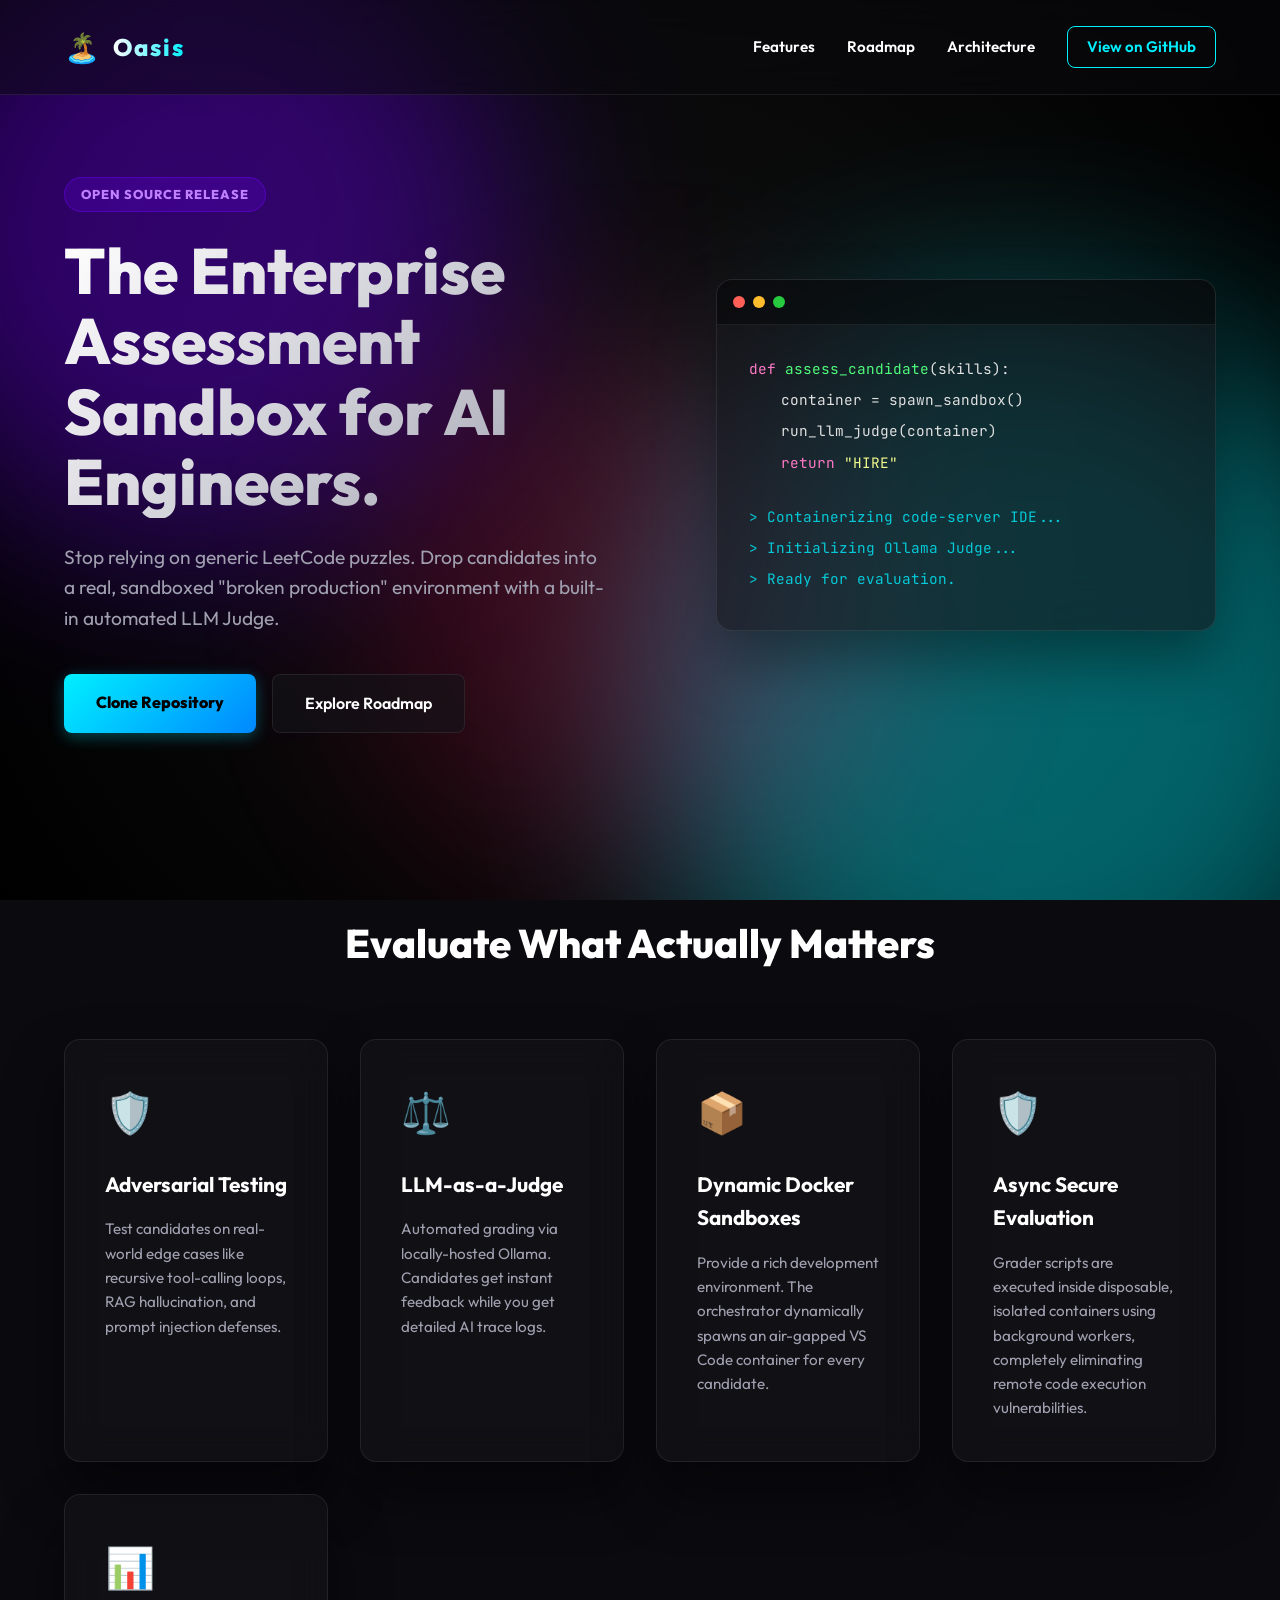
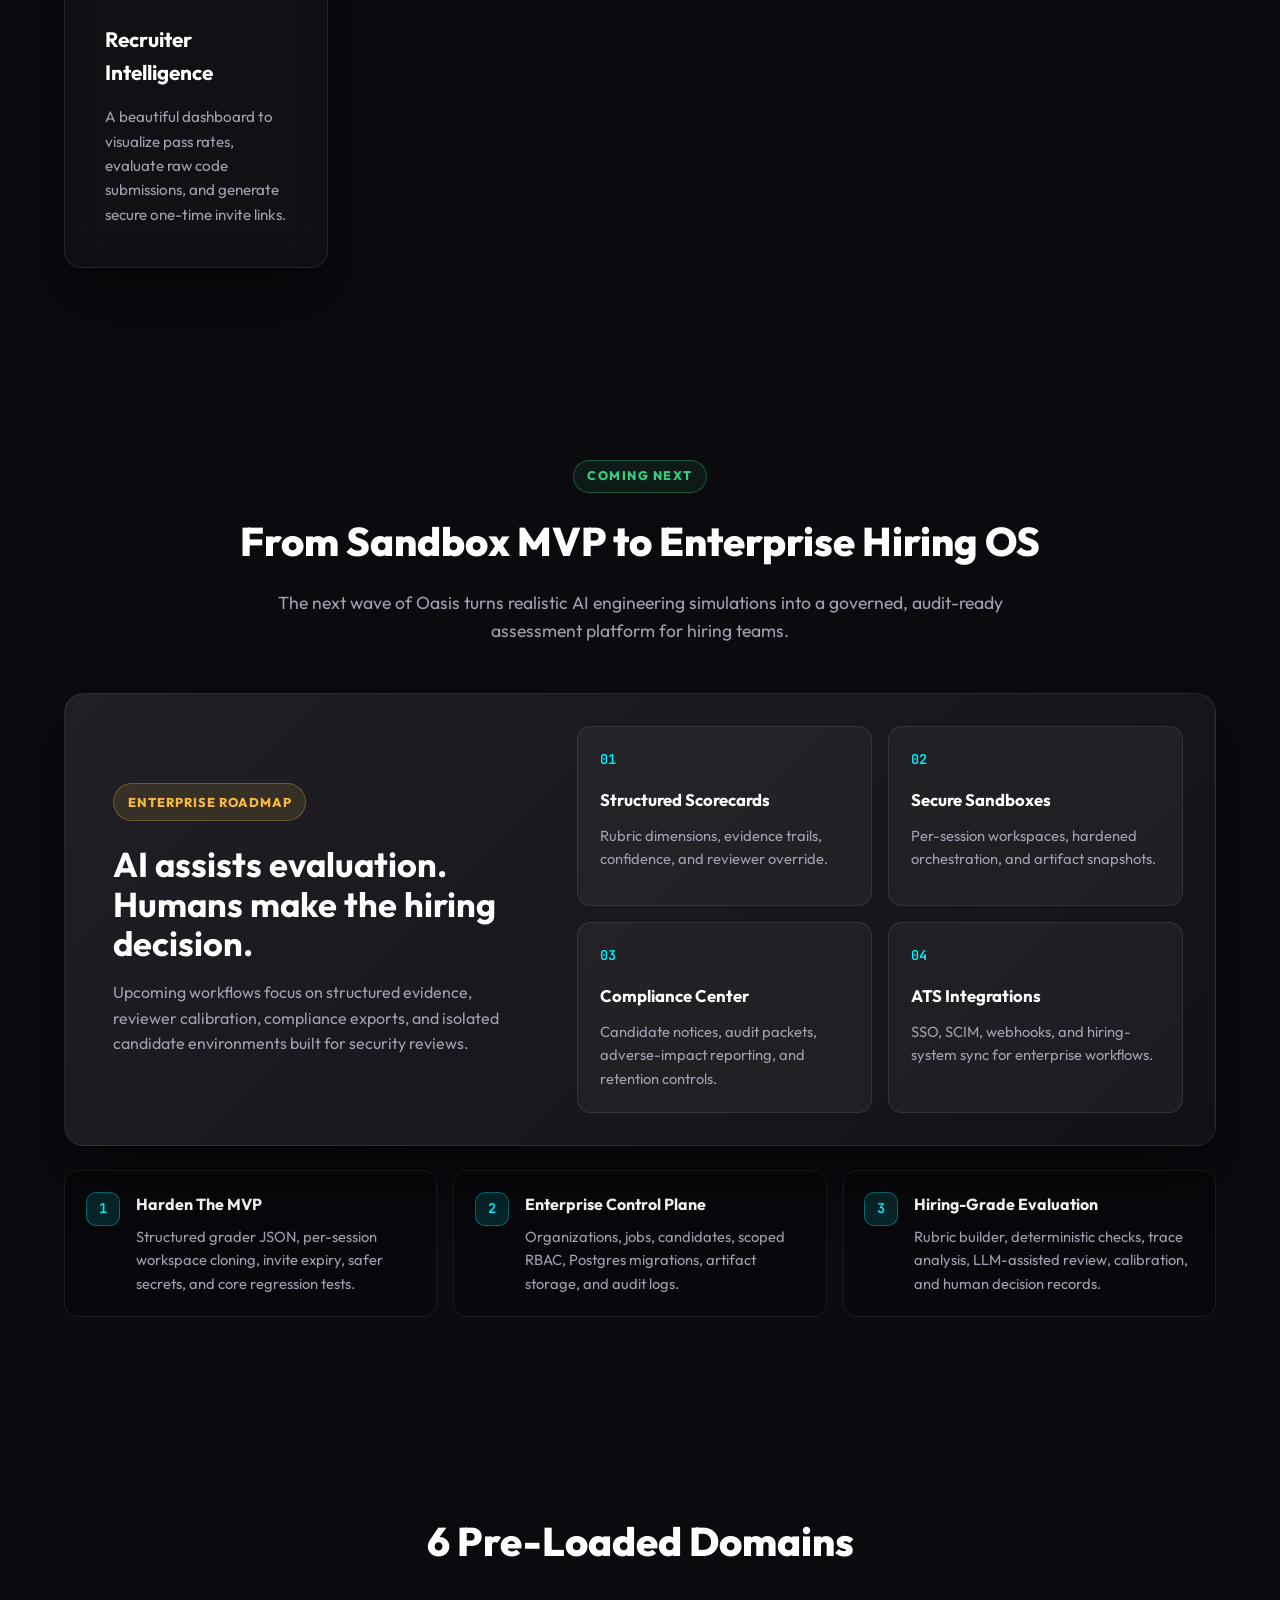
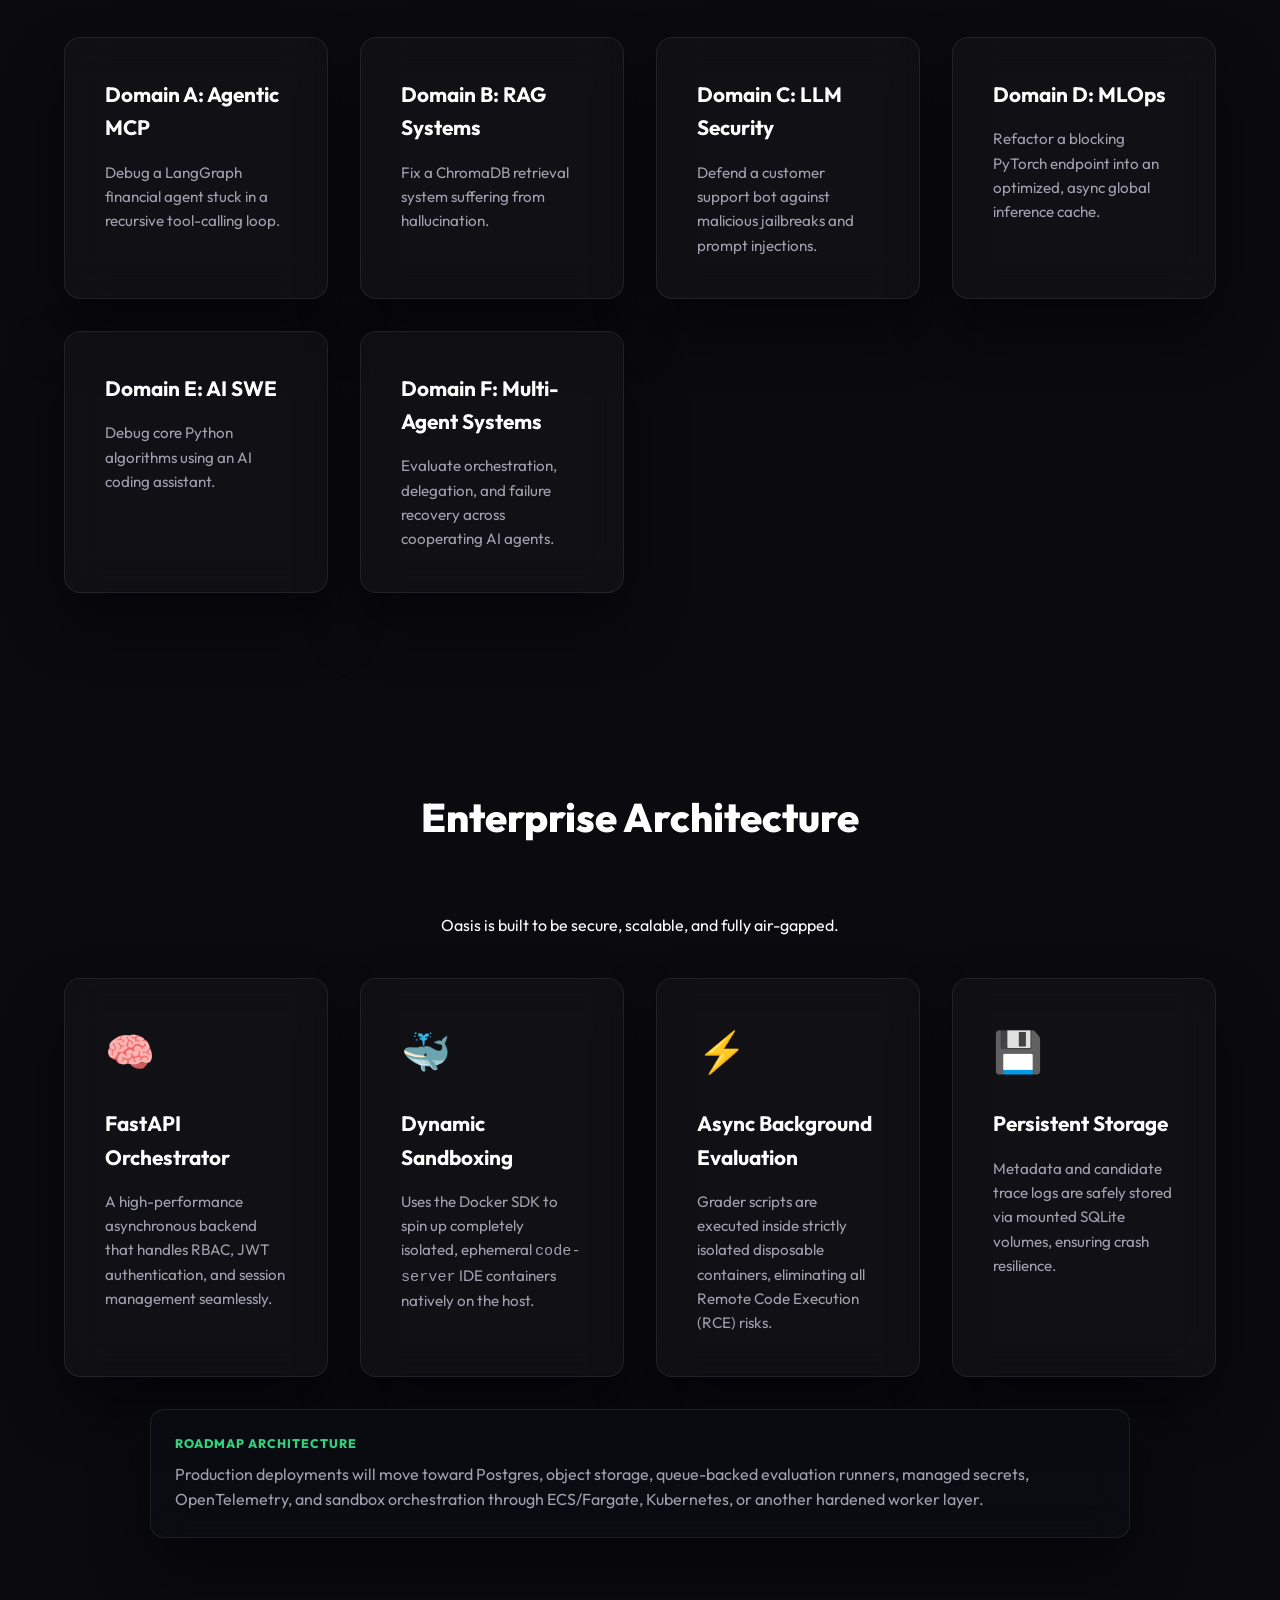
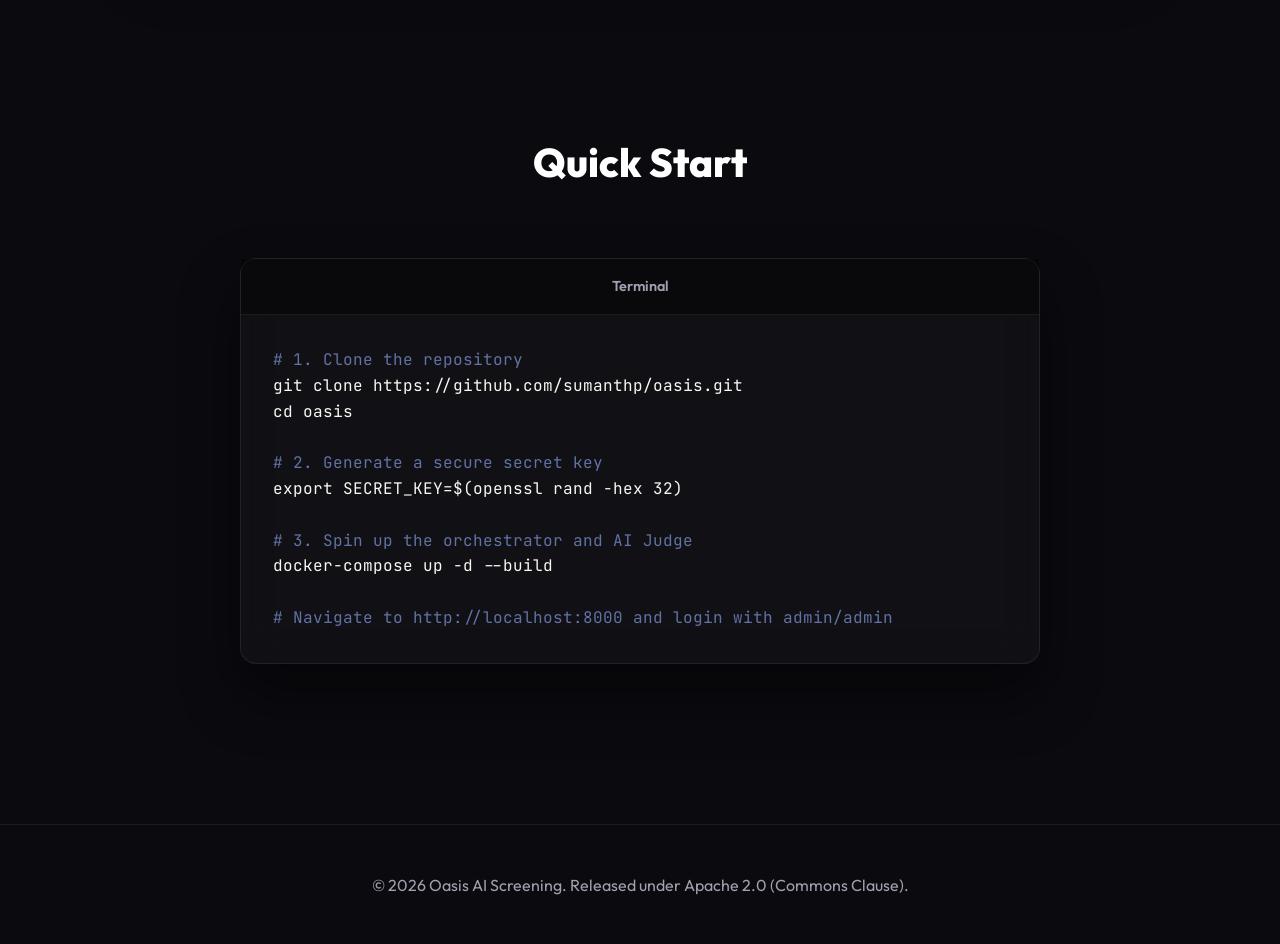
<file: docs/index.html>
<!DOCTYPE html>
<html lang="en">
<head>
    <meta charset="UTF-8">
    <meta name="viewport" content="width=device-width, initial-scale=1.0">
    <title>Oasis - AI Engineering Sandbox</title>
    <link rel="stylesheet" href="style.css">
    <link href="https://fonts.googleapis.com/css2?family=Outfit:wght@300;400;600;800&family=JetBrains+Mono:wght@400;600&display=swap" rel="stylesheet">
</head>
<body>
    <div class="background-mesh">
        <div class="blob blob-1"></div>
        <div class="blob blob-2"></div>
        <div class="blob blob-3"></div>
    </div>

    <nav class="glass-nav">
        <div class="logo">
            <span class="logo-icon">🏝️</span>
            <span class="logo-text">Oasis</span>
        </div>
        <div class="nav-links">
            <a href="#features">Features</a>
            <a href="#upcoming">Roadmap</a>
            <a href="#architecture">Architecture</a>
            <a href="https://github.com/sumanthp/oasis" target="_blank" class="btn-outline">View on GitHub</a>
        </div>
    </nav>

    <header class="hero">
        <div class="hero-content">
            <div class="hero-badge">OPEN SOURCE RELEASE</div>
            <h1 class="premium-text">The Enterprise Assessment Sandbox for AI Engineers.</h1>
            <p class="hero-subtitle">Stop relying on generic LeetCode puzzles. Drop candidates into a real, sandboxed "broken production" environment with a built-in automated LLM Judge.</p>
            <div class="hero-actions">
                <a href="https://github.com/sumanthp/oasis" class="btn-primary">Clone Repository</a>
                <a href="#upcoming" class="btn-secondary">Explore Roadmap</a>
            </div>
        </div>
        <div class="hero-visual">
            <div class="glass-card mockup-card">
                <div class="mockup-header">
                    <span class="dot red"></span>
                    <span class="dot yellow"></span>
                    <span class="dot green"></span>
                </div>
                <div class="mockup-body">
                    <div class="code-line"><span class="keyword">def</span> <span class="function">assess_candidate</span>(skills):</div>
                    <div class="code-line indented">container = spawn_sandbox()</div>
                    <div class="code-line indented">run_llm_judge(container)</div>
                    <div class="code-line indented"><span class="keyword">return</span> <span class="string">"HIRE"</span></div>
                    <br>
                    <div class="code-line terminal-text">> Containerizing code-server IDE...</div>
                    <div class="code-line terminal-text">> Initializing Ollama Judge...</div>
                    <div class="code-line terminal-text">> Ready for evaluation.</div>
                </div>
            </div>
        </div>
    </header>

    <section id="features" class="section">
        <h2 class="section-title">Evaluate What Actually Matters</h2>
        <div class="feature-grid">
            <div class="glass-card feature-card">
                <div class="feature-icon">🛡️</div>
                <h3>Adversarial Testing</h3>
                <p>Test candidates on real-world edge cases like recursive tool-calling loops, RAG hallucination, and prompt injection defenses.</p>
            </div>
            <div class="glass-card feature-card">
                <div class="feature-icon">⚖️</div>
                <h3>LLM-as-a-Judge</h3>
                <p>Automated grading via locally-hosted Ollama. Candidates get instant feedback while you get detailed AI trace logs.</p>
            </div>
            <div class="glass-card feature-card">
                <div class="feature-icon">📦</div>
                <h3>Dynamic Docker Sandboxes</h3>
                <p>Provide a rich development environment. The orchestrator dynamically spawns an air-gapped VS Code container for every candidate.</p>
            </div>
            <div class="glass-card feature-card">
                <div class="feature-icon">🛡️</div>
                <h3>Async Secure Evaluation</h3>
                <p>Grader scripts are executed inside disposable, isolated containers using background workers, completely eliminating remote code execution vulnerabilities.</p>
            </div>
            <div class="glass-card feature-card">
                <div class="feature-icon">📊</div>
                <h3>Recruiter Intelligence</h3>
                <p>A beautiful dashboard to visualize pass rates, evaluate raw code submissions, and generate secure one-time invite links.</p>
            </div>
        </div>
    </section>

    <section id="upcoming" class="section roadmap-section">
        <div class="section-kicker">COMING NEXT</div>
        <h2 class="section-title compact-title">From Sandbox MVP to Enterprise Hiring OS</h2>
        <p class="section-intro">The next wave of Oasis turns realistic AI engineering simulations into a governed, audit-ready assessment platform for hiring teams.</p>

        <div class="roadmap-hero glass-card">
            <div class="roadmap-copy">
                <span class="status-pill">Enterprise roadmap</span>
                <h3>AI assists evaluation. Humans make the hiring decision.</h3>
                <p>Upcoming workflows focus on structured evidence, reviewer calibration, compliance exports, and isolated candidate environments built for security reviews.</p>
            </div>
            <div class="signal-grid" aria-label="Upcoming platform signals">
                <div class="signal-card">
                    <span>01</span>
                    <strong>Structured Scorecards</strong>
                    <p>Rubric dimensions, evidence trails, confidence, and reviewer override.</p>
                </div>
                <div class="signal-card">
                    <span>02</span>
                    <strong>Secure Sandboxes</strong>
                    <p>Per-session workspaces, hardened orchestration, and artifact snapshots.</p>
                </div>
                <div class="signal-card">
                    <span>03</span>
                    <strong>Compliance Center</strong>
                    <p>Candidate notices, audit packets, adverse-impact reporting, and retention controls.</p>
                </div>
                <div class="signal-card">
                    <span>04</span>
                    <strong>ATS Integrations</strong>
                    <p>SSO, SCIM, webhooks, and hiring-system sync for enterprise workflows.</p>
                </div>
            </div>
        </div>

        <div class="timeline">
            <div class="timeline-item">
                <div class="timeline-marker">1</div>
                <div>
                    <h3>Harden The MVP</h3>
                    <p>Structured grader JSON, per-session workspace cloning, invite expiry, safer secrets, and core regression tests.</p>
                </div>
            </div>
            <div class="timeline-item">
                <div class="timeline-marker">2</div>
                <div>
                    <h3>Enterprise Control Plane</h3>
                    <p>Organizations, jobs, candidates, scoped RBAC, Postgres migrations, artifact storage, and audit logs.</p>
                </div>
            </div>
            <div class="timeline-item">
                <div class="timeline-marker">3</div>
                <div>
                    <h3>Hiring-Grade Evaluation</h3>
                    <p>Rubric builder, deterministic checks, trace analysis, LLM-assisted review, calibration, and human decision records.</p>
                </div>
            </div>
        </div>
    </section>

    <section id="domains" class="section">
        <h2 class="section-title">6 Pre-Loaded Domains</h2>
        <div class="feature-grid">
            <div class="glass-card feature-card">
                <h3>Domain A: Agentic MCP</h3>
                <p>Debug a LangGraph financial agent stuck in a recursive tool-calling loop.</p>
            </div>
            <div class="glass-card feature-card">
                <h3>Domain B: RAG Systems</h3>
                <p>Fix a ChromaDB retrieval system suffering from hallucination.</p>
            </div>
            <div class="glass-card feature-card">
                <h3>Domain C: LLM Security</h3>
                <p>Defend a customer support bot against malicious jailbreaks and prompt injections.</p>
            </div>
            <div class="glass-card feature-card">
                <h3>Domain D: MLOps</h3>
                <p>Refactor a blocking PyTorch endpoint into an optimized, async global inference cache.</p>
            </div>
            <div class="glass-card feature-card">
                <h3>Domain E: AI SWE</h3>
                <p>Debug core Python algorithms using an AI coding assistant.</p>
            </div>
            <div class="glass-card feature-card">
                <h3>Domain F: Multi-Agent Systems</h3>
                <p>Evaluate orchestration, delegation, and failure recovery across cooperating AI agents.</p>
            </div>
        </div>
    </section>

    <section id="architecture" class="section">
        <h2 class="section-title">Enterprise Architecture</h2>
        <p style="text-align: center; color: var(--text-secondary); max-width: 600px; margin: 0 auto 40px;">Oasis is built to be secure, scalable, and fully air-gapped.</p>
        <div class="feature-grid">
            <div class="glass-card feature-card">
                <div class="feature-icon">🧠</div>
                <h3>FastAPI Orchestrator</h3>
                <p>A high-performance asynchronous backend that handles RBAC, JWT authentication, and session management seamlessly.</p>
            </div>
            <div class="glass-card feature-card">
                <div class="feature-icon">🐳</div>
                <h3>Dynamic Sandboxing</h3>
                <p>Uses the Docker SDK to spin up completely isolated, ephemeral <code>code-server</code> IDE containers natively on the host.</p>
            </div>
            <div class="glass-card feature-card">
                <div class="feature-icon">⚡</div>
                <h3>Async Background Evaluation</h3>
                <p>Grader scripts are executed inside strictly isolated disposable containers, eliminating all Remote Code Execution (RCE) risks.</p>
            </div>
            <div class="glass-card feature-card">
                <div class="feature-icon">💾</div>
                <h3>Persistent Storage</h3>
                <p>Metadata and candidate trace logs are safely stored via mounted SQLite volumes, ensuring crash resilience.</p>
            </div>
        </div>
        <div class="architecture-note glass-card">
            <span>Roadmap architecture</span>
            <p>Production deployments will move toward Postgres, object storage, queue-backed evaluation runners, managed secrets, OpenTelemetry, and sandbox orchestration through ECS/Fargate, Kubernetes, or another hardened worker layer.</p>
        </div>
    </section>

    <section id="quickstart" class="section">
        <h2 class="section-title">Quick Start</h2>
        <div class="glass-card code-showcase">
            <div class="mockup-header">Terminal</div>
            <pre><code><span class="comment"># 1. Clone the repository</span>
git clone https://github.com/sumanthp/oasis.git
cd oasis

<span class="comment"># 2. Generate a secure secret key</span>
export SECRET_KEY=$(openssl rand -hex 32)

<span class="comment"># 3. Spin up the orchestrator and AI Judge</span>
docker-compose up -d --build

<span class="comment"># Navigate to http://localhost:8000 and login with admin/admin</span></code></pre>
        </div>
    </section>

    <footer class="footer">
        <p>&copy; 2026 Oasis AI Screening. Released under Apache 2.0 (Commons Clause).</p>
    </footer>
</body>
</html>
</file>
<file: docs/style.css>
:root {
    --bg-dark: #0a0a0f;
    --accent-cyan: #00f0ff;
    --accent-purple: #7000ff;
    --accent-pink: #ff0055;
    --accent-green: #31d07f;
    --accent-amber: #f5b83d;
    --glass-bg: rgba(20, 20, 25, 0.6);
    --glass-border: rgba(255, 255, 255, 0.08);
    --text-main: #ffffff;
    --text-dim: #a0a0b0;
}

* {
    margin: 0;
    padding: 0;
    box-sizing: border-box;
}

body {
    font-family: 'Outfit', sans-serif;
    background-color: var(--bg-dark);
    color: var(--text-main);
    overflow-x: hidden;
    line-height: 1.6;
}

.background-mesh {
    position: fixed;
    top: 0;
    left: 0;
    width: 100vw;
    height: 100vh;
    z-index: -1;
    overflow: hidden;
    background: radial-gradient(circle at 50% 50%, #111 0%, #000 100%);
}

.blob {
    position: absolute;
    filter: blur(100px);
    border-radius: 50%;
    opacity: 0.4;
    animation: float 20s infinite ease-in-out alternate;
}

.blob-1 {
    top: -10%;
    left: -10%;
    width: 50vw;
    height: 50vw;
    background: var(--accent-purple);
    animation-delay: 0s;
}

.blob-2 {
    bottom: -20%;
    right: -10%;
    width: 60vw;
    height: 60vw;
    background: var(--accent-cyan);
    animation-delay: -5s;
}

.blob-3 {
    top: 40%;
    left: 30%;
    width: 40vw;
    height: 40vw;
    background: var(--accent-pink);
    opacity: 0.2;
    animation-delay: -10s;
}

@keyframes float {
    0% { transform: translate(0, 0) scale(1); }
    100% { transform: translate(5%, 5%) scale(1.1); }
}

.glass-nav {
    display: flex;
    justify-content: space-between;
    align-items: center;
    padding: 1.5rem 5%;
    background: rgba(10, 10, 15, 0.5);
    backdrop-filter: blur(20px);
    border-bottom: 1px solid var(--glass-border);
    position: sticky;
    top: 0;
    z-index: 100;
}

.logo {
    display: flex;
    align-items: center;
    gap: 0.8rem;
}

.logo-icon {
    font-size: 1.8rem;
}

.logo-text {
    font-size: 1.5rem;
    font-weight: 800;
    letter-spacing: 2px;
    background: linear-gradient(90deg, #fff, var(--accent-cyan));
    -webkit-background-clip: text;
    -webkit-text-fill-color: transparent;
}

.nav-links {
    display: flex;
    gap: 2rem;
    align-items: center;
}

.nav-links a {
    color: var(--text-main);
    text-decoration: none;
    font-weight: 600;
    font-size: 0.95rem;
    transition: color 0.3s;
}

.nav-links a:hover {
    color: var(--accent-cyan);
}

.btn-outline {
    border: 1px solid var(--accent-cyan);
    padding: 0.5rem 1.2rem;
    border-radius: 8px;
    color: var(--accent-cyan) !important;
}

.btn-outline:hover {
    background: rgba(0, 240, 255, 0.1);
}

.btn-primary {
    background: linear-gradient(135deg, var(--accent-cyan), #0088ff);
    color: #000;
    border: none;
    padding: 1rem 2rem;
    border-radius: 8px;
    font-weight: 800;
    font-size: 1rem;
    cursor: pointer;
    box-shadow: 0 4px 15px rgba(0, 240, 255, 0.3);
    text-decoration: none;
    display: inline-block;
    transition: transform 0.2s, box-shadow 0.2s;
}

.btn-primary:hover {
    transform: translateY(-2px);
    box-shadow: 0 6px 20px rgba(0, 240, 255, 0.5);
}

.btn-secondary {
    background: var(--glass-bg);
    border: 1px solid var(--glass-border);
    color: white;
    padding: 1rem 2rem;
    border-radius: 8px;
    font-weight: 600;
    font-size: 1rem;
    cursor: pointer;
    text-decoration: none;
    display: inline-block;
    backdrop-filter: blur(10px);
    transition: background 0.3s;
}

.btn-secondary:hover {
    background: rgba(255, 255, 255, 0.1);
}

.hero {
    display: flex;
    align-items: center;
    justify-content: space-between;
    min-height: 80vh;
    padding: 0 5%;
    gap: 4rem;
}

.hero-content {
    flex: 1;
    max-width: 600px;
}

.hero-badge {
    display: inline-block;
    background: rgba(112, 0, 255, 0.2);
    color: #c080ff;
    border: 1px solid rgba(112, 0, 255, 0.4);
    padding: 0.4rem 1rem;
    border-radius: 20px;
    font-size: 0.8rem;
    font-weight: 800;
    letter-spacing: 1px;
    margin-bottom: 1.5rem;
}

.premium-text {
    font-size: 4rem;
    line-height: 1.1;
    margin-bottom: 1.5rem;
    font-weight: 800;
    background: linear-gradient(135deg, #fff 0%, #a0a0b0 100%);
    -webkit-background-clip: text;
    -webkit-text-fill-color: transparent;
}

.hero-subtitle {
    font-size: 1.2rem;
    color: var(--text-dim);
    margin-bottom: 2.5rem;
}

.hero-actions {
    display: flex;
    gap: 1rem;
}

.hero-visual {
    flex: 1;
    display: flex;
    justify-content: flex-end;
}

.glass-card {
    background: var(--glass-bg);
    border: 1px solid var(--glass-border);
    border-radius: 16px;
    backdrop-filter: blur(20px);
    box-shadow: 0 30px 60px rgba(0,0,0,0.4);
}

.mockup-card {
    width: 100%;
    max-width: 500px;
    overflow: hidden;
}

.mockup-header {
    background: rgba(0,0,0,0.4);
    padding: 1rem;
    display: flex;
    gap: 8px;
    border-bottom: 1px solid var(--glass-border);
}

.dot {
    width: 12px;
    height: 12px;
    border-radius: 50%;
}
.red { background: #ff5f56; }
.yellow { background: #ffbd2e; }
.green { background: #27c93f; }

.mockup-body {
    padding: 2rem;
    font-family: 'JetBrains Mono', monospace;
    font-size: 0.9rem;
    color: #e0e0e0;
}

.code-line { margin-bottom: 0.5rem; }
.indented { margin-left: 2rem; }
.keyword { color: #ff79c6; }
.function { color: #50fa7b; }
.string { color: #f1fa8c; }
.terminal-text { color: var(--accent-cyan); opacity: 0.8; }

.section {
    padding: 6rem 5%;
}

.section-title {
    text-align: center;
    font-size: 2.5rem;
    margin-bottom: 4rem;
    font-weight: 800;
}

.compact-title {
    margin-bottom: 1rem;
}

.section-kicker {
    width: max-content;
    margin: 0 auto 1rem;
    padding: 0.35rem 0.8rem;
    border: 1px solid rgba(49, 208, 127, 0.35);
    border-radius: 999px;
    color: var(--accent-green);
    background: rgba(49, 208, 127, 0.08);
    font-size: 0.78rem;
    font-weight: 800;
    letter-spacing: 1.5px;
}

.section-intro {
    max-width: 760px;
    margin: 0 auto 3rem;
    text-align: center;
    color: var(--text-dim);
    font-size: 1.1rem;
}

.feature-grid {
    display: grid;
    grid-template-columns: repeat(auto-fit, minmax(250px, 1fr));
    gap: 2rem;
}

.feature-card {
    padding: 2.5rem;
    transition: transform 0.3s, border-color 0.3s;
}

.feature-card:hover {
    transform: translateY(-10px);
    border-color: var(--accent-cyan);
}

.feature-icon {
    font-size: 2.5rem;
    margin-bottom: 1.5rem;
}

.feature-card h3 {
    margin-bottom: 1rem;
    font-size: 1.3rem;
}

.feature-card p {
    color: var(--text-dim);
    font-size: 0.95rem;
}

.roadmap-section {
    position: relative;
}

.roadmap-hero {
    display: grid;
    grid-template-columns: minmax(280px, 0.85fr) minmax(320px, 1.15fr);
    gap: 2rem;
    max-width: 1180px;
    margin: 0 auto;
    padding: 2rem;
    border-radius: 20px;
    background:
        linear-gradient(135deg, rgba(255,255,255,0.08), rgba(255,255,255,0.02)),
        rgba(15, 15, 22, 0.72);
    overflow: hidden;
}

.roadmap-copy {
    display: flex;
    flex-direction: column;
    justify-content: center;
    padding: 1rem;
}

.status-pill {
    width: max-content;
    margin-bottom: 1.5rem;
    padding: 0.5rem 0.85rem;
    border-radius: 999px;
    background: rgba(245, 184, 61, 0.12);
    border: 1px solid rgba(245, 184, 61, 0.3);
    color: var(--accent-amber);
    font-size: 0.8rem;
    font-weight: 800;
    letter-spacing: 1px;
    text-transform: uppercase;
}

.roadmap-copy h3 {
    font-size: 2.15rem;
    line-height: 1.15;
    margin-bottom: 1rem;
}

.roadmap-copy p {
    color: var(--text-dim);
    font-size: 1rem;
}

.signal-grid {
    display: grid;
    grid-template-columns: repeat(2, minmax(0, 1fr));
    gap: 1rem;
}

.signal-card {
    min-height: 180px;
    padding: 1.35rem;
    border: 1px solid rgba(255, 255, 255, 0.09);
    border-radius: 14px;
    background: rgba(255, 255, 255, 0.045);
    transition: transform 0.25s ease, border-color 0.25s ease, background 0.25s ease;
}

.signal-card:hover {
    transform: translateY(-4px);
    border-color: rgba(0, 240, 255, 0.45);
    background: rgba(255, 255, 255, 0.07);
}

.signal-card span {
    display: block;
    margin-bottom: 1rem;
    color: var(--accent-cyan);
    font-family: 'JetBrains Mono', monospace;
    font-size: 0.85rem;
    font-weight: 600;
}

.signal-card strong {
    display: block;
    margin-bottom: 0.65rem;
    font-size: 1.05rem;
}

.signal-card p {
    color: var(--text-dim);
    font-size: 0.92rem;
}

.timeline {
    display: grid;
    grid-template-columns: repeat(3, minmax(0, 1fr));
    gap: 1rem;
    max-width: 1180px;
    margin: 1.5rem auto 0;
}

.timeline-item {
    display: grid;
    grid-template-columns: auto 1fr;
    gap: 1rem;
    align-items: start;
    padding: 1.3rem;
    border: 1px solid rgba(255, 255, 255, 0.08);
    border-radius: 14px;
    background: rgba(8, 8, 12, 0.64);
}

.timeline-marker {
    display: grid;
    place-items: center;
    width: 34px;
    height: 34px;
    border-radius: 10px;
    background: rgba(0, 240, 255, 0.12);
    border: 1px solid rgba(0, 240, 255, 0.35);
    color: var(--accent-cyan);
    font-family: 'JetBrains Mono', monospace;
    font-size: 0.85rem;
    font-weight: 700;
}

.timeline-item h3 {
    margin-bottom: 0.45rem;
    font-size: 1rem;
}

.timeline-item p {
    color: var(--text-dim);
    font-size: 0.92rem;
}

.architecture-note {
    max-width: 980px;
    margin: 2rem auto 0;
    padding: 1.5rem;
    border-radius: 14px;
    background: rgba(12, 14, 20, 0.68);
}

.architecture-note span {
    display: block;
    margin-bottom: 0.5rem;
    color: var(--accent-green);
    font-weight: 800;
    text-transform: uppercase;
    letter-spacing: 1px;
    font-size: 0.78rem;
}

.architecture-note p {
    color: var(--text-dim);
}

.code-showcase {
    max-width: 800px;
    margin: 0 auto;
}

.code-showcase .mockup-header {
    font-family: 'Outfit', sans-serif;
    color: var(--text-dim);
    font-size: 0.9rem;
    font-weight: 600;
    justify-content: center;
}

.code-showcase pre {
    padding: 2rem;
    overflow-x: auto;
}

.code-showcase code {
    font-family: 'JetBrains Mono', monospace;
    font-size: 1rem;
    color: #f8f8f2;
}

.comment {
    color: #6272a4;
}

.footer {
    text-align: center;
    padding: 3rem;
    color: var(--text-dim);
    border-top: 1px solid var(--glass-border);
    margin-top: 4rem;
}

@media (max-width: 900px) {
    .hero {
        flex-direction: column;
        text-align: center;
        padding-top: 4rem;
    }
    .hero-visual {
        justify-content: center;
        width: 100%;
    }
    .premium-text {
        font-size: 3rem;
    }
    .hero-actions {
        justify-content: center;
    }
    .roadmap-hero,
    .timeline {
        grid-template-columns: 1fr;
    }
    .roadmap-copy {
        text-align: center;
        align-items: center;
    }
    .signal-grid {
        grid-template-columns: 1fr;
    }
    .nav-links {
        gap: 1rem;
    }
}

@media (max-width: 640px) {
    .glass-nav {
        align-items: flex-start;
        gap: 1rem;
        flex-direction: column;
    }
    .nav-links {
        flex-wrap: wrap;
    }
    .hero-actions {
        flex-direction: column;
    }
    .roadmap-hero {
        padding: 1rem;
    }
    .roadmap-copy h3 {
        font-size: 1.7rem;
    }
}
</file>
